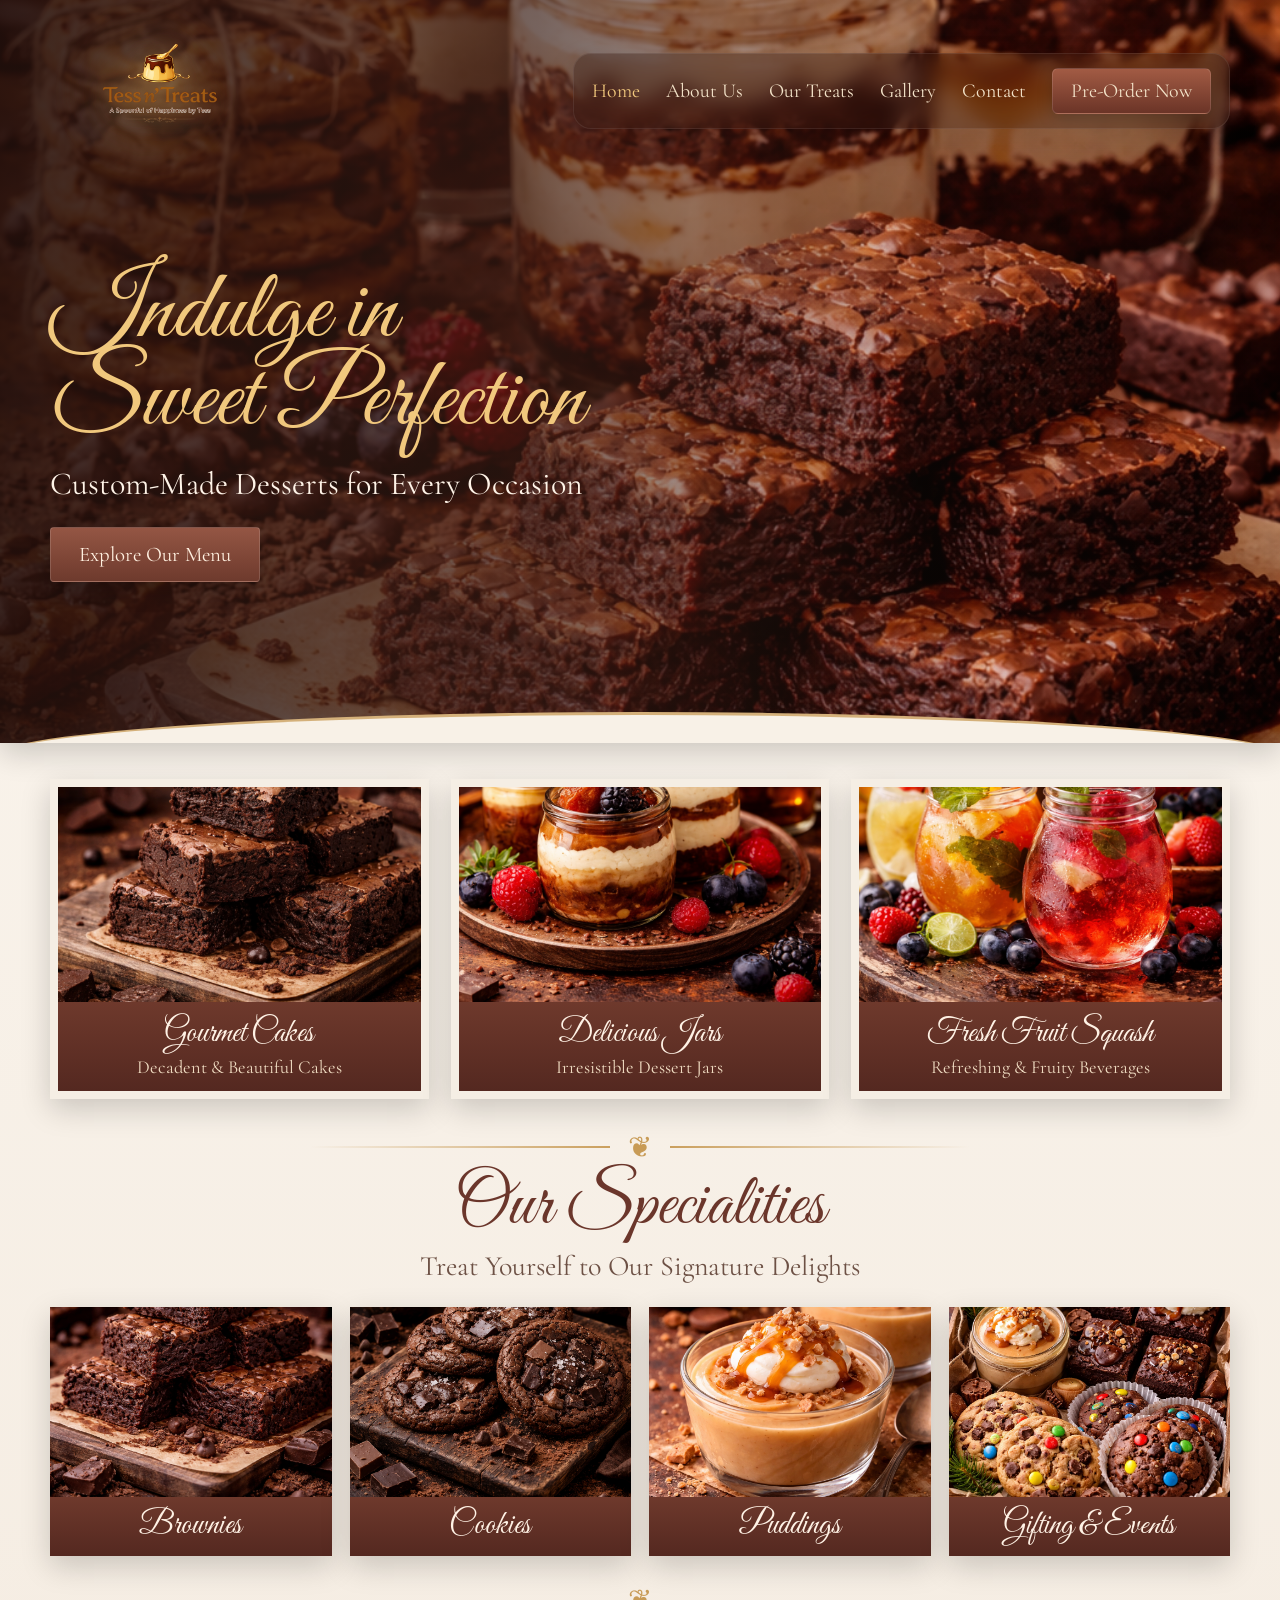
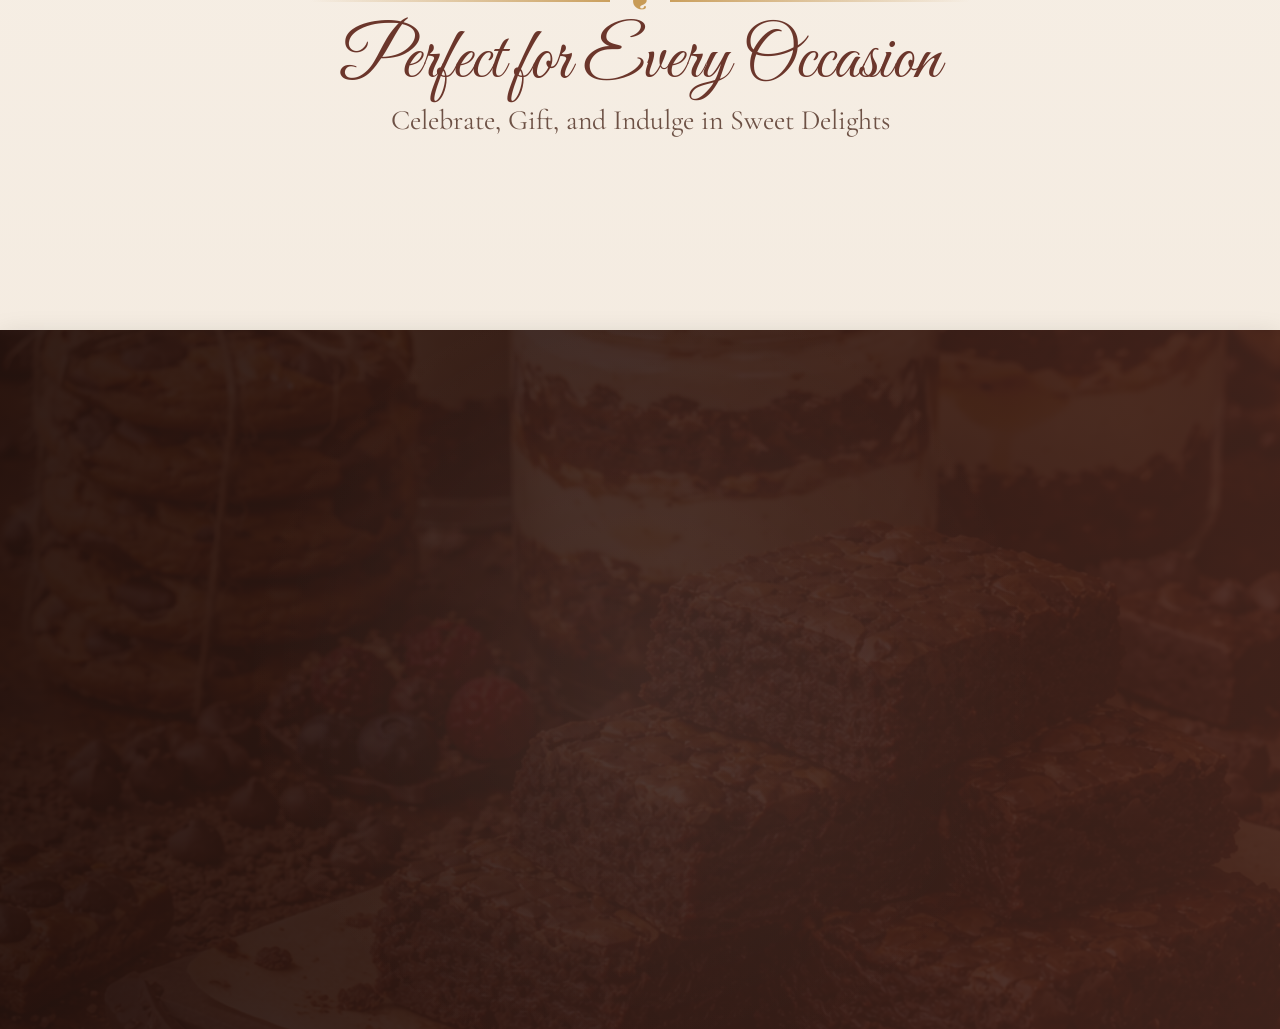
<file: index.html>
<!DOCTYPE html>
<html lang="en">
<head>
  <meta charset="UTF-8" />
  <meta name="viewport" content="width=device-width, initial-scale=1.0" />
  <title>Tess N' Treats | Delicacy Home Kitchen</title>
  <meta
    name="description"
    content="Luxury delicacy home kitchen for custom pre-orders, puddings, brownies, cookies, cakes, dessert jars and fresh fruit squash for celebrations, gifting, events and parties."
  />

  <link rel="preconnect" href="https://fonts.googleapis.com" />
  <link rel="preconnect" href="https://fonts.gstatic.com" crossorigin />
  <link
    href="https://fonts.googleapis.com/css2?family=Cormorant+Garamond:wght@400;500;600;700&family=Great+Vibes&family=Inter:wght@300;400;500;600;700&display=swap"
    rel="stylesheet"
  />

  <link rel="stylesheet" href="styles.css" />
</head>
<body>

  <header class="hero">
    <div class="container">
      <div class="navbar">
        <a href="index.html" class="brand">
          <img src="assets/logo.png" alt="Tess N' Treats Logo" />
        </a>

        <button class="menu-toggle" id="menuToggle" aria-label="Open Menu">☰</button>

        <nav class="nav-links" id="navMenu">
          <a href="index.html" class="active">Home</a>
          <a href="about.html">About Us</a>
          <a href="menu.html">Our Treats</a>
          <a href="gallery.html">Gallery</a>
          <a href="contact.html">Contact</a>
          <a href="contact.html" class="pre-btn">Pre-Order Now</a>
        </nav>
      </div>

      <div class="hero-content">
        <div class="hero-copy reveal">
          <h2>Indulge in<br />Sweet Perfection</h2>
          <p>Custom-Made Desserts for Every Occasion</p>
          <a href="menu.html" class="menu-btn">Explore Our Menu</a>
        </div>
      </div>
    </div>
  </header>

  <main class="container">
    <section class="top-cards">
      <div class="cards-3">
        <article class="food-card reveal">
          <img src="assets/card-brownie.jpg" alt="Gourmet Cakes" />
          <div class="caption">
            <h3>Gourmet Cakes</h3>
            <p>Decadent &amp; Beautiful Cakes</p>
          </div>
        </article>

        <article class="food-card reveal">
          <img src="assets/card-jar.jpg" alt="Delicious Jars" />
          <div class="caption">
            <h3>Delicious Jars</h3>
            <p>Irresistible Dessert Jars</p>
          </div>
        </article>

        <article class="food-card reveal">
          <img src="assets/card-squash.jpg" alt="Fresh Fruit Squash" />
          <div class="caption">
            <h3>Fresh Fruit Squash</h3>
            <p>Refreshing &amp; Fruity Beverages</p>
          </div>
        </article>
      </div>
    </section>

    <section class="section">
      <div class="section-title reveal">
        <div class="ornament"><span>❦</span></div>
        <h2>Our Specialities</h2>
        <p>Treat Yourself to Our Signature Delights</p>
      </div>

      <div class="cards-4">
        <article class="mini-card reveal">
          <img src="assets/special-brownie.jpg" alt="Brownies" />
          <div class="caption"><h4>Brownies</h4></div>
        </article>

        <article class="mini-card reveal">
          <img src="assets/special-cookies.jpg" alt="Cookies" />
          <div class="caption"><h4>Cookies</h4></div>
        </article>

        <article class="mini-card reveal">
          <img src="assets/special-puddings.jpg" alt="Puddings" />
          <div class="caption"><h4>Puddings</h4></div>
        </article>

        <article class="mini-card reveal">
          <img src="assets/special-gifting.jpg" alt="Gifting and Events" />
          <div class="caption"><h4>Gifting &amp; Events</h4></div>
        </article>
      </div>
    </section>

    <section class="occasion">
      <div class="section-title reveal">
        <div class="ornament"><span>❦</span></div>
        <h2>Perfect for Every Occasion</h2>
        <p>Celebrate, Gift, and Indulge in Sweet Delights</p>
      </div>

      <div class="occasion-items">
        <div class="occasion-item reveal">
          <div class="icon">🎉</div>
          <h5>Celebrations &amp; Parties</h5>
        </div>

        <div class="occasion-item reveal">
          <div class="icon">🎁</div>
          <h5>Custom Orders</h5>
        </div>

        <div class="occasion-item reveal">
          <div class="icon">🎁</div>
          <h5>Luxury Gifting</h5>
        </div>
      </div>
    </section>
  </main>

  <section class="testimonial">
    <div class="container">
      <div class="testimonial-card-glass reveal">
        <div class="testimonial-person">
          <img src="assets/lady.png" alt="Client" class="lady-card" />
        </div>

        <div class="testimonial-content-wrap">
          <h3 class="testimonial-title">Client Testimonials</h3>

          <div class="testimonial-carousel">
            <div class="testimonial-slide active">
              <p class="testimonial-text">
                <span class="quote">“</span>
                Absolutely delicious! The best brownies and cakes I’ve ever had!
                <span class="quote">”</span>
              </p>
              <div class="testimonial-name">Happy Customer</div>
            </div>

            <div class="testimonial-slide">
              <p class="testimonial-text">
                <span class="quote">“</span>
                Beautifully packed, premium in presentation, and full of homemade warmth.
                <span class="quote">”</span>
              </p>
              <div class="testimonial-name">Dessert Lover</div>
            </div>

            <div class="testimonial-slide">
              <p class="testimonial-text">
                <span class="quote">“</span>
                Perfect for gifting and celebrations. The pudding jars and brownies were a huge hit.
                <span class="quote">”</span>
              </p>
              <div class="testimonial-name">Event Order Client</div>
            </div>
          </div>

          <div class="dots testimonial-dots">
            <span class="dot active" data-slide="0"></span>
            <span class="dot" data-slide="1"></span>
            <span class="dot" data-slide="2"></span>
          </div>
        </div>
      </div>

      <div class="footer-nav reveal">
        <a href="about.html">About Us</a>
        <a href="menu.html">Our Treats</a>
        <a href="gallery.html">Gallery</a>
        <a href="contact.html">Contact</a>
      </div>

      <div class="socials reveal">
        <span>f</span>
        <span>ig</span>
        <span>x</span>
      </div>

      <div class="contact-strip reveal">
        <div class="strip-inner">
          <div class="contact-item">
            <strong>WhatsApp</strong>
            <a href="https://wa.me/971000000000">+91 9961316474</a>
          </div>
          <div class="contact-item">
            <strong>Phone</strong>
            <a href="tel:+971000000000">+971 9961316474 </a>
          </div>
          <div class="contact-item">
            <strong>Email</strong>
            <a href="mailto:hello@tessntreats.com">hello@tessntreats.com</a>
          </div>
          <div class="contact-item">
            <strong>Address</strong>
            <span>Arunapuram|Pala|Kottayam|Kerala|India</span>
          </div>
        </div>
      </div>

      <div class="copyright reveal">
        © 2024 Tess N' Treats. All Rights Reserved.
      </div>
    </div>
  </section>

  <script src="script.js"></script>
</body>
</html>
</file>
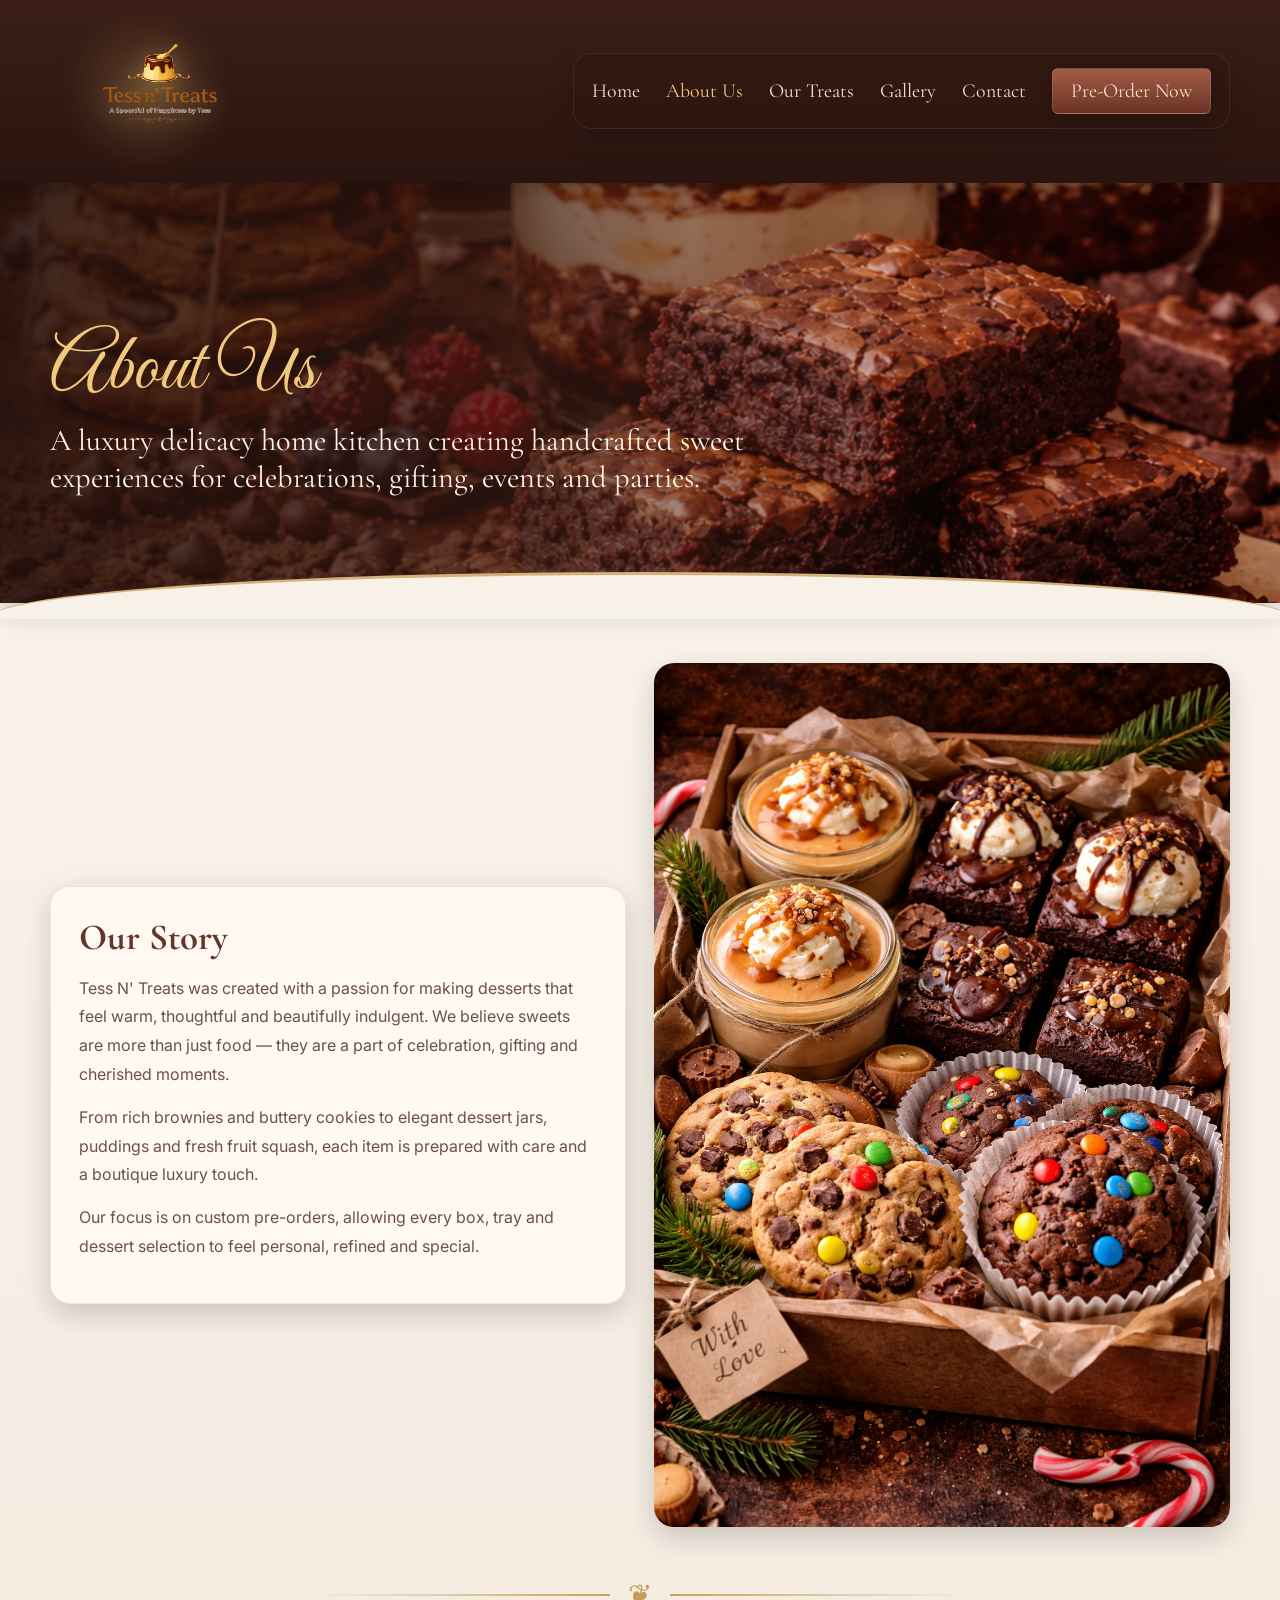
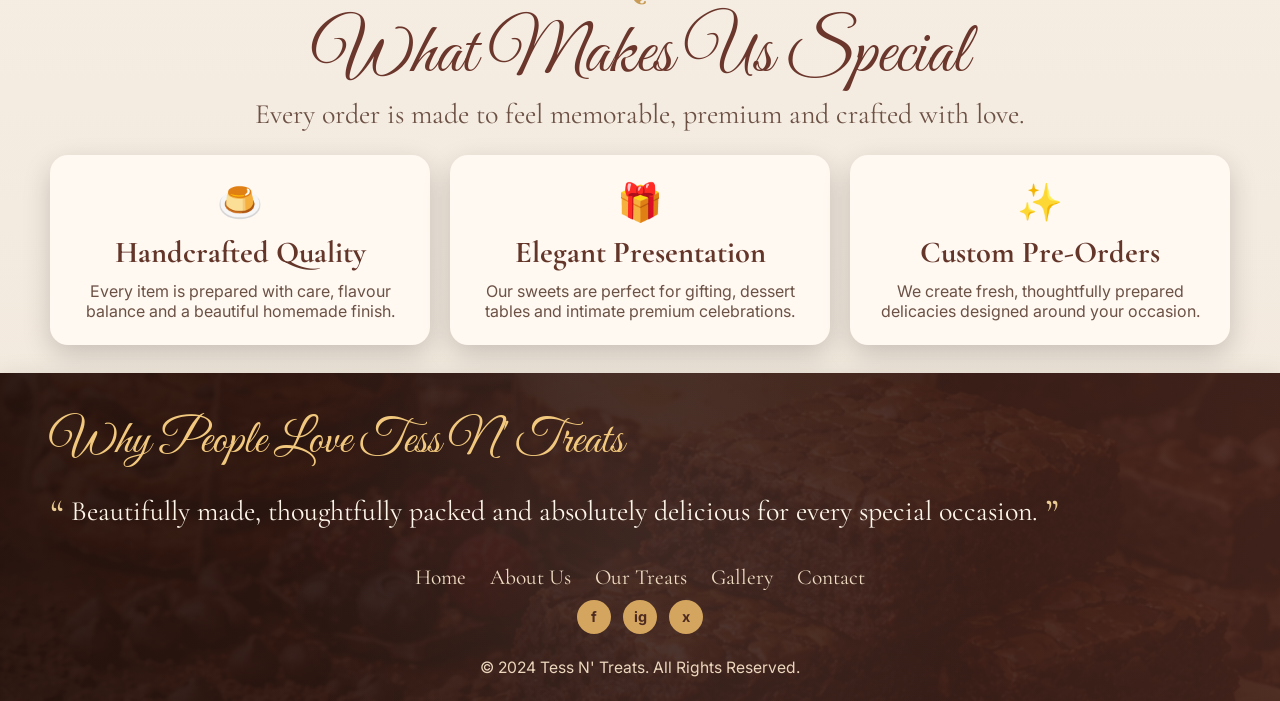
<file: about.html>
<!DOCTYPE html>
<html lang="en">
<head>
  <meta charset="UTF-8" />
  <meta name="viewport" content="width=device-width, initial-scale=1.0" />
  <title>About Us | Tess N' Treats</title>
  <meta name="description" content="Learn more about Tess N' Treats, a delicacy home kitchen creating luxury handmade desserts for celebrations, gifting, parties and events." />

  <link rel="preconnect" href="https://fonts.googleapis.com">
  <link rel="preconnect" href="https://fonts.gstatic.com" crossorigin>
  <link href="https://fonts.googleapis.com/css2?family=Cormorant+Garamond:wght@400;500;600;700&family=Great+Vibes&family=Inter:wght@300;400;500;600;700&display=swap" rel="stylesheet">
  <link rel="stylesheet" href="styles.css" />

  <style>
    .inner-hero{
      min-height: 420px;
      background:
        linear-gradient(90deg, rgba(34,16,12,.88) 0%, rgba(55,28,20,.68) 42%, rgba(55,28,20,.16) 72%, rgba(55,28,20,.05) 100%),
        url('assets/hero-bg.jpg') center/cover no-repeat;
      color:#fff4e7;
      display:flex;
      align-items:center;
      position:relative;
      box-shadow:var(--shadow);
    }
    .inner-hero::after{
      content:"";
      position:absolute;
      left:0;
      right:0;
      bottom:-16px;
      height:44px;
      background:var(--cream);
      border-top:3px solid rgba(200,155,86,.75);
      border-radius:50% 50% 0 0 / 100% 100% 0 0;
      transform:scaleX(1.02);
    }
    .inner-hero-content{
      position:relative;
      z-index:2;
      padding:120px 0 80px;
      max-width:700px;
    }
    .inner-hero h1{
      font-family:'Great Vibes',cursive;
      font-size:5rem;
      color:#f1c87d;
      font-weight:400;
      line-height:1;
      margin-bottom:12px;
    }
    .inner-hero p{
      font-family:'Cormorant Garamond',serif;
      font-size:1.9rem;
      color:#fff4e7;
    }
    .about-grid{
      display:grid;
      grid-template-columns:1fr 1fr;
      gap:28px;
      align-items:center;
      padding:60px 0 20px;
    }
    .about-box{
      background:#fff9f2;
      border:1px solid rgba(95,48,36,.10);
      box-shadow:var(--shadow);
      border-radius:20px;
      padding:28px;
    }
    .about-box h2{
      font-family:'Cormorant Garamond',serif;
      font-size:2.3rem;
      color:#64362a;
      margin-bottom:14px;
    }
    .about-box p{
      color:#6c5145;
      margin-bottom:14px;
      line-height:1.8;
    }
    .about-image{
      overflow:hidden;
      border-radius:20px;
      box-shadow:var(--shadow);
      background:#fff;
    }
    .about-image img{
      width:100%;
      height:100%;
      min-height:420px;
      object-fit:cover;
    }
    .values-grid{
      display:grid;
      grid-template-columns:repeat(3,1fr);
      gap:20px;
      margin-top:20px;
    }
    .value-card{
      background:#fff9f2;
      border-radius:18px;
      padding:24px;
      box-shadow:var(--shadow);
      text-align:center;
    }
    .value-card .icon{
      font-size:2.3rem;
      color:var(--gold);
      margin-bottom:10px;
    }
    .value-card h3{
      font-family:'Cormorant Garamond',serif;
      font-size:1.9rem;
      color:#64362a;
      margin-bottom:10px;
    }
    .value-card p{
      color:#6c5145;
    }
    @media (max-width:900px){
      .about-grid,.values-grid{grid-template-columns:1fr;}
      .inner-hero h1{font-size:4rem;}
      .inner-hero p{font-size:1.5rem;}
    }
  </style>
</head>
<body>

  <header class="site-header">
    <div class="container navbar">
      <a href="index.html" class="brand">
        <img src="assets/logo.png" alt="Tess N' Treats Logo">
        <div class="brand-text">
          <h1>Tess N' Treats</h1>
          <p>— Delicacy Home Kitchen —</p>
        </div>
      </a>

      <button class="menu-toggle" id="menuToggle" aria-label="Open Menu">☰</button>

      <nav class="nav-links" id="navMenu">
        <a href="index.html">Home</a>
        <a href="about.html" class="active">About Us</a>
        <a href="menu.html">Our Treats</a>
        <a href="gallery.html">Gallery</a>
        <a href="contact.html">Contact</a>
        <a href="contact.html" class="pre-btn">Pre-Order Now</a>
      </nav>
    </div>
  </header>

  <section class="inner-hero">
    <div class="container">
      <div class="inner-hero-content reveal">
        <h1>About Us</h1>
        <p>A luxury delicacy home kitchen creating handcrafted sweet experiences for celebrations, gifting, events and parties.</p>
      </div>
    </div>
  </section>

  <main class="container">
    <section class="about-grid">
      <div class="about-box reveal">
        <h2>Our Story</h2>
        <p>
          Tess N' Treats was created with a passion for making desserts that feel warm, thoughtful and beautifully indulgent.
          We believe sweets are more than just food — they are a part of celebration, gifting and cherished moments.
        </p>
        <p>
          From rich brownies and buttery cookies to elegant dessert jars, puddings and fresh fruit squash, each item is
          prepared with care and a boutique luxury touch.
        </p>
        <p>
          Our focus is on custom pre-orders, allowing every box, tray and dessert selection to feel personal, refined and special.
        </p>
      </div>

      <div class="about-image reveal">
        <img src="assets/special-gifting.jpg" alt="Tess N' Treats sweet gifting box">
      </div>
    </section>

    <section class="section">
      <div class="section-title reveal">
        <div class="ornament"><span>❦</span></div>
        <h2>What Makes Us Special</h2>
        <p>Every order is made to feel memorable, premium and crafted with love.</p>
      </div>

      <div class="values-grid">
        <div class="value-card reveal">
          <div class="icon">🍮</div>
          <h3>Handcrafted Quality</h3>
          <p>Every item is prepared with care, flavour balance and a beautiful homemade finish.</p>
        </div>

        <div class="value-card reveal">
          <div class="icon">🎁</div>
          <h3>Elegant Presentation</h3>
          <p>Our sweets are perfect for gifting, dessert tables and intimate premium celebrations.</p>
        </div>

        <div class="value-card reveal">
          <div class="icon">✨</div>
          <h3>Custom Pre-Orders</h3>
          <p>We create fresh, thoughtfully prepared delicacies designed around your occasion.</p>
        </div>
      </div>
    </section>
  </main>

  <section class="testimonial">
    <div class="container">
      <img src="assets/lady.png" alt="Client" class="lady">

      <h3 class="testimonial-title reveal">Why People Love Tess N' Treats</h3>

      <div class="testimonial-text reveal">
        <span class="quote">“</span>
        Beautifully made, thoughtfully packed and absolutely delicious for every special occasion.
        <span class="quote">”</span>
      </div>

      <div class="footer-nav reveal">
        <a href="index.html">Home</a>
        <a href="about.html">About Us</a>
        <a href="menu.html">Our Treats</a>
        <a href="gallery.html">Gallery</a>
        <a href="contact.html">Contact</a>
      </div>

      <div class="socials reveal">
        <span>f</span>
        <span>ig</span>
        <span>x</span>
      </div>

      <div class="copyright reveal">
        © 2024 Tess N' Treats. All Rights Reserved.
      </div>
    </div>
  </section>

  <script src="script.js"></script>
</body>
</html>
</file>
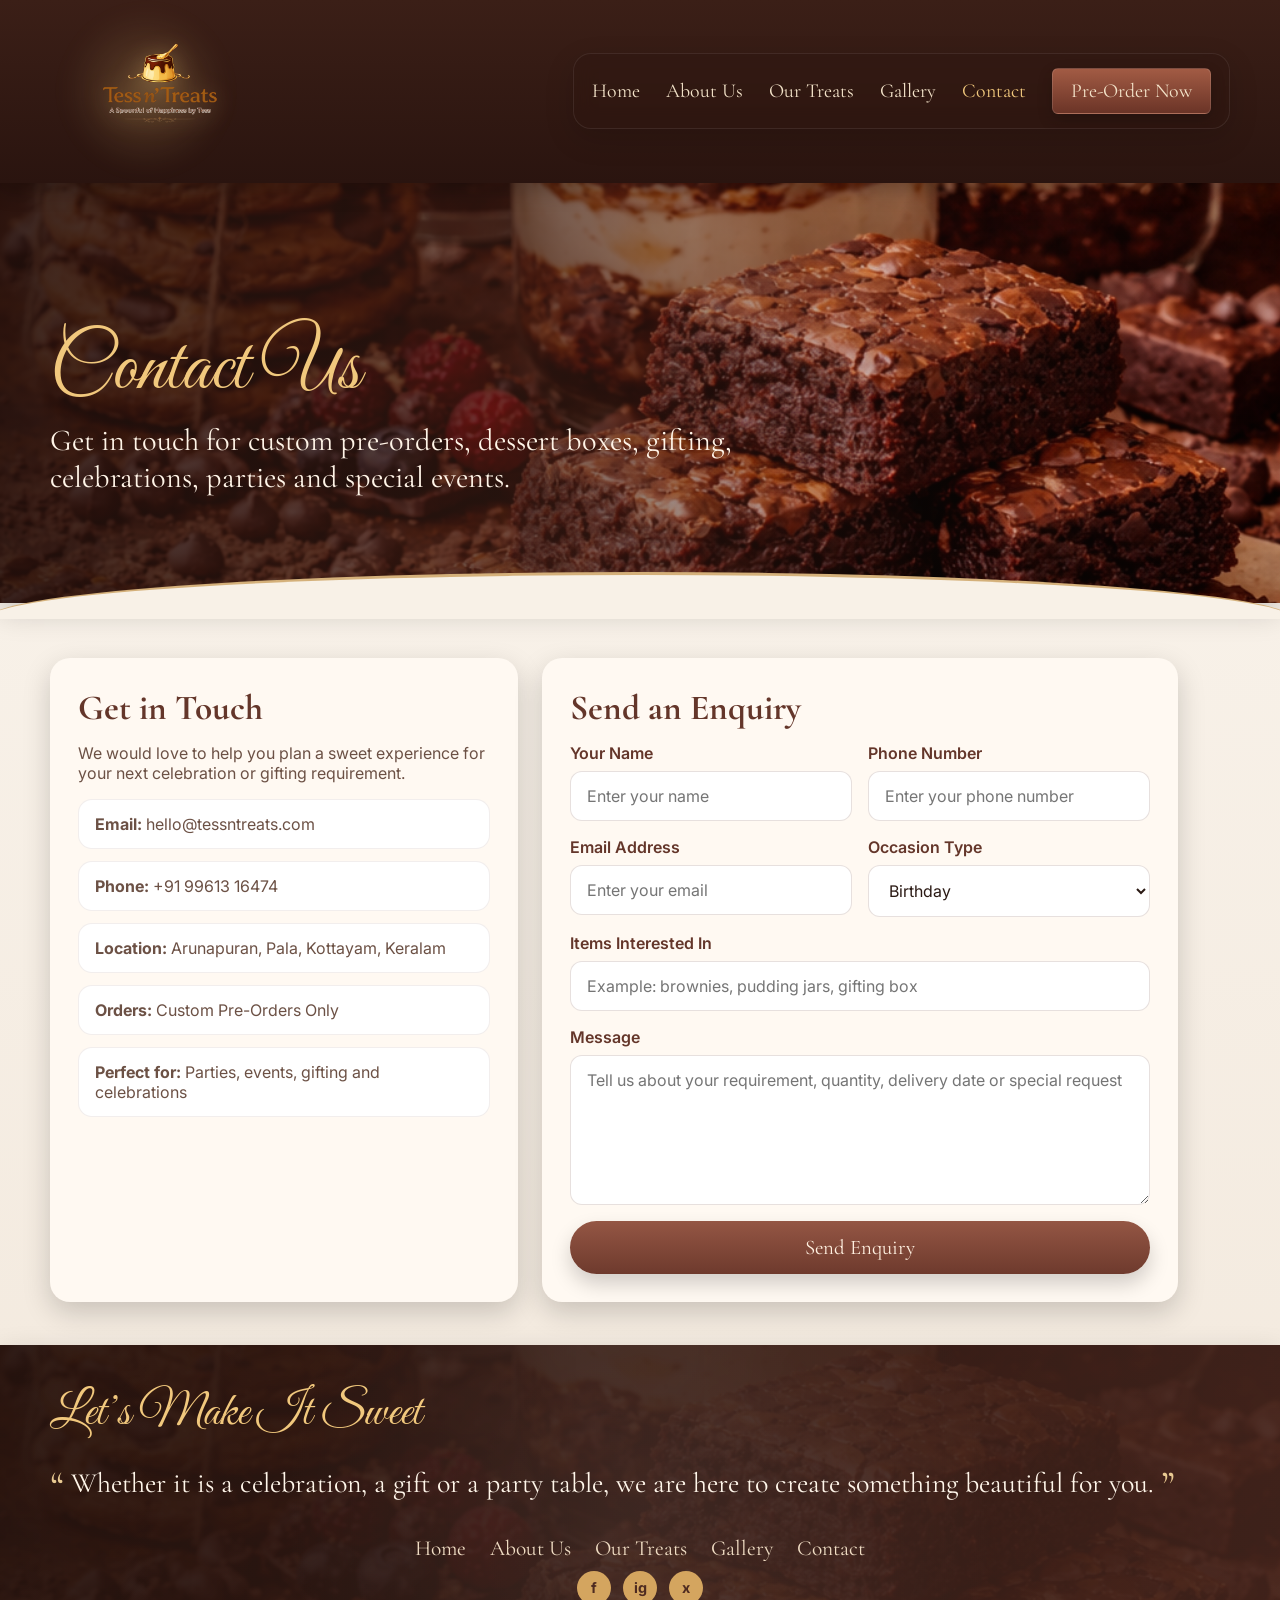
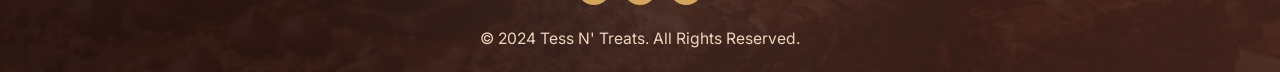
<file: contact.html>
<!DOCTYPE html>
<html lang="en">
<head>
  <meta charset="UTF-8" />
  <meta name="viewport" content="width=device-width, initial-scale=1.0" />
  <title>Contact | Tess N' Treats</title>
  <meta name="description" content="Contact Tess N' Treats for custom dessert pre-orders, gifting boxes, parties, events and celebrations." />

  <link rel="preconnect" href="https://fonts.googleapis.com">
  <link rel="preconnect" href="https://fonts.gstatic.com" crossorigin>
  <link href="https://fonts.googleapis.com/css2?family=Cormorant+Garamond:wght@400;500;600;700&family=Great+Vibes&family=Inter:wght@300;400;500;600;700&display=swap" rel="stylesheet">
  <link rel="stylesheet" href="styles.css" />

  <style>
    .inner-hero{
      min-height: 420px;
      background:
        linear-gradient(90deg, rgba(34,16,12,.88) 0%, rgba(55,28,20,.68) 42%, rgba(55,28,20,.16) 72%, rgba(55,28,20,.05) 100%),
        url('assets/hero-bg.jpg') center/cover no-repeat;
      color:#fff4e7;
      display:flex;
      align-items:center;
      position:relative;
      box-shadow:var(--shadow);
    }
    .inner-hero::after{
      content:"";
      position:absolute;
      left:0;
      right:0;
      bottom:-16px;
      height:44px;
      background:var(--cream);
      border-top:3px solid rgba(200,155,86,.75);
      border-radius:50% 50% 0 0 / 100% 100% 0 0;
      transform:scaleX(1.02);
    }
    .inner-hero-content{
      position:relative;
      z-index:2;
      padding:120px 0 80px;
      max-width:700px;
    }
    .inner-hero h1{
      font-family:'Great Vibes',cursive;
      font-size:5rem;
      color:#f1c87d;
      font-weight:400;
      line-height:1;
      margin-bottom:12px;
    }
    .inner-hero p{
      font-family:'Cormorant Garamond',serif;
      font-size:1.9rem;
      color:#fff4e7;
    }
    .contact-wrap{
      display:grid;
      grid-template-columns:.9fr 1.1fr;
      gap:24px;
      padding:55px 0 25px;
    }
    .contact-box{
      background:#fff9f2;
      border-radius:20px;
      box-shadow:var(--shadow);
      padding:28px;
    }
    .contact-box h2{
      font-family:'Cormorant Garamond',serif;
      font-size:2.2rem;
      color:#64362a;
      margin-bottom:14px;
    }
    .contact-box p{
      color:#6c5145;
      margin-bottom:12px;
    }
    .contact-list{
      display:grid;
      gap:12px;
      margin-top:16px;
    }
    .contact-list div{
      background:#fff;
      border:1px solid rgba(95,48,36,.08);
      border-radius:14px;
      padding:14px 16px;
      color:#6c5145;
    }
    .contact-form{
      background:#fff9f2;
      border-radius:20px;
      box-shadow:var(--shadow);
      padding:28px;
    }
    .contact-form h2{
      font-family:'Cormorant Garamond',serif;
      font-size:2.2rem;
      color:#64362a;
      margin-bottom:14px;
    }
    .form-grid{
      display:grid;
      grid-template-columns:1fr 1fr;
      gap:16px;
    }
    .form-group{
      display:flex;
      flex-direction:column;
      gap:8px;
    }
    .form-group.full{
      grid-column:1 / -1;
    }
    .form-group label{
      font-weight:600;
      color:#64362a;
    }
    .form-group input,
    .form-group select,
    .form-group textarea{
      padding:14px 16px;
      border-radius:12px;
      border:1px solid rgba(95,48,36,.15);
      font:inherit;
      background:#fff;
      color:#2b1a14;
    }
    .form-group textarea{
      min-height:150px;
      resize:vertical;
    }
    .submit-btn{
      display:inline-block;
      background:linear-gradient(180deg,#945644 0%,#6e3a2d 100%);
      color:#fff0e0;
      padding:14px 28px;
      border:0;
      border-radius:999px;
      font-family:'Cormorant Garamond',serif;
      font-size:1.3rem;
      cursor:pointer;
      box-shadow:0 10px 20px rgba(0,0,0,.18);
    }
    @media (max-width:950px){
      .contact-wrap{grid-template-columns:1fr;}
      .form-grid{grid-template-columns:1fr;}
      .inner-hero h1{font-size:4rem;}
      .inner-hero p{font-size:1.5rem;}
    }
  </style>
</head>
<body>

  <header class="site-header">
    <div class="container navbar">
      <a href="index.html" class="brand">
        <img src="assets/logo.png" alt="Tess N' Treats Logo">
        <div class="brand-text">
          <h1>Tess N' Treats</h1>
          <p>— Delicacy Home Kitchen —</p>
        </div>
      </a>

      <button class="menu-toggle" id="menuToggle" aria-label="Open Menu">☰</button>

      <nav class="nav-links" id="navMenu">
        <a href="index.html">Home</a>
        <a href="about.html">About Us</a>
        <a href="menu.html">Our Treats</a>
        <a href="gallery.html">Gallery</a>
        <a href="contact.html" class="active">Contact</a>
        <a href="contact.html" class="pre-btn">Pre-Order Now</a>
      </nav>
    </div>
  </header>

  <section class="inner-hero">
    <div class="container">
      <div class="inner-hero-content reveal">
        <h1>Contact Us</h1>
        <p>Get in touch for custom pre-orders, dessert boxes, gifting, celebrations, parties and special events.</p>
      </div>
    </div>
  </section>

  <main class="container">
    <section class="contact-wrap">
      <div class="contact-box reveal">
        <h2>Get in Touch</h2>
        <p>We would love to help you plan a sweet experience for your next celebration or gifting requirement.</p>

        <div class="contact-list">
          <div><strong>Email:</strong> hello@tessntreats.com</div>
          <div><strong>Phone:</strong> +91 99613 16474</div>
          <div><strong>Location:</strong> Arunapuran, Pala, Kottayam, Keralam </div>
          <div><strong>Orders:</strong> Custom Pre-Orders Only</div>
          <div><strong>Perfect for:</strong> Parties, events, gifting and celebrations</div>
        </div>
      </div>

      <form class="contact-form reveal">
        <h2>Send an Enquiry</h2>

        <div class="form-grid">
          <div class="form-group">
            <label for="name">Your Name</label>
            <input type="text" id="name" placeholder="Enter your name">
          </div>

          <div class="form-group">
            <label for="phone">Phone Number</label>
            <input type="text" id="phone" placeholder="Enter your phone number">
          </div>

          <div class="form-group">
            <label for="email">Email Address</label>
            <input type="email" id="email" placeholder="Enter your email">
          </div>

          <div class="form-group">
            <label for="occasion">Occasion Type</label>
            <select id="occasion">
              <option>Birthday</option>
              <option>Anniversary</option>
              <option>Party</option>
              <option>Event</option>
              <option>Gifting</option>
              <option>Other</option>
            </select>
          </div>

          <div class="form-group full">
            <label for="items">Items Interested In</label>
            <input type="text" id="items" placeholder="Example: brownies, pudding jars, gifting box">
          </div>

          <div class="form-group full">
            <label for="message">Message</label>
            <textarea id="message" placeholder="Tell us about your requirement, quantity, delivery date or special request"></textarea>
          </div>

          <div class="form-group full">
            <button type="submit" class="submit-btn">Send Enquiry</button>
          </div>
        </div>
      </form>
    </section>
  </main>

  <section class="testimonial">
    <div class="container">
      <img src="assets/lady.png" alt="Client" class="lady">

      <h3 class="testimonial-title reveal">Let’s Make It Sweet</h3>

      <div class="testimonial-text reveal">
        <span class="quote">“</span>
        Whether it is a celebration, a gift or a party table, we are here to create something beautiful for you.
        <span class="quote">”</span>
      </div>

      <div class="footer-nav reveal">
        <a href="index.html">Home</a>
        <a href="about.html">About Us</a>
        <a href="menu.html">Our Treats</a>
        <a href="gallery.html">Gallery</a>
        <a href="contact.html">Contact</a>
      </div>

      <div class="socials reveal">
        <span>f</span>
        <span>ig</span>
        <span>x</span>
      </div>

      <div class="copyright reveal">
        © 2024 Tess N' Treats. All Rights Reserved.
      </div>
    </div>
  </section>

  <script src="script.js"></script>
</body>
</html>
</file>
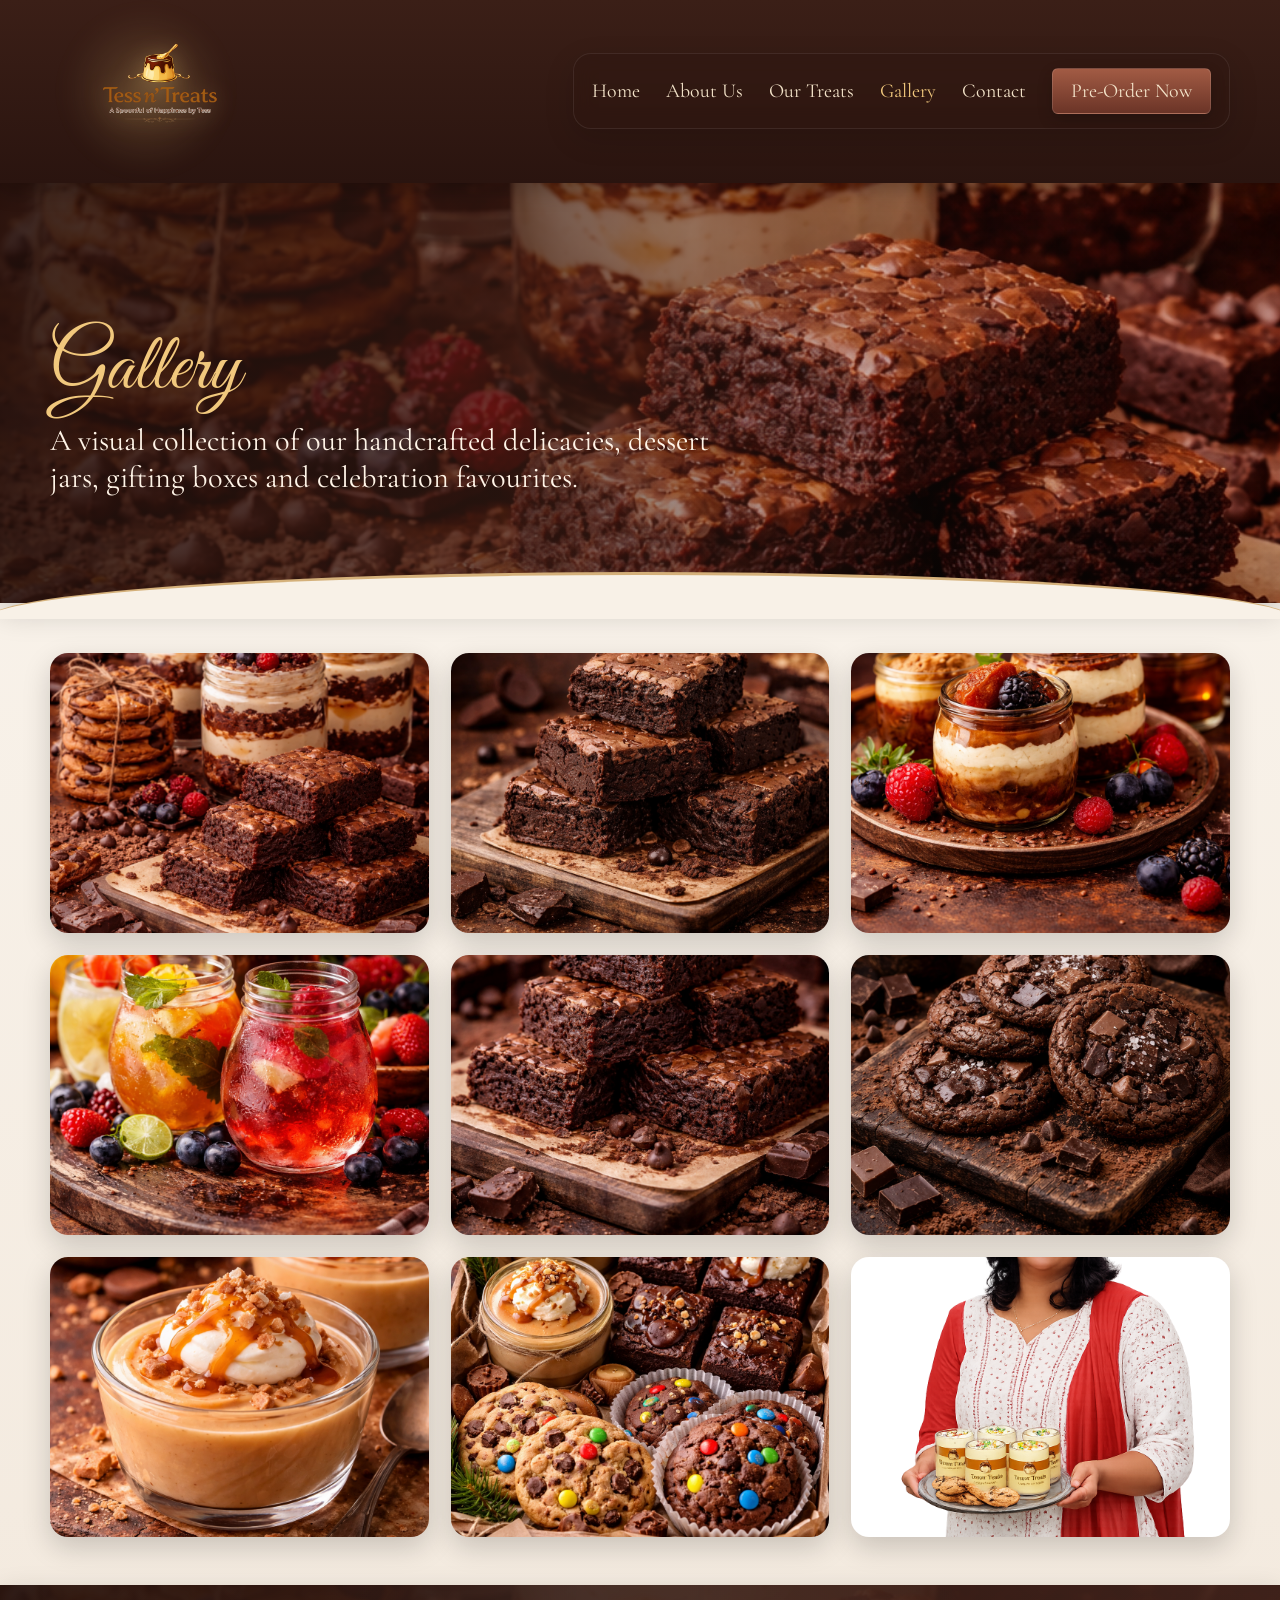
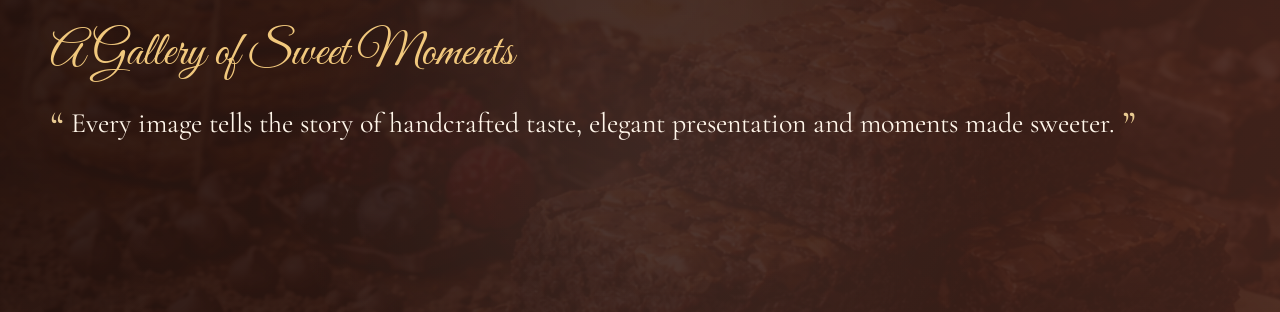
<file: gallery.html>
<!DOCTYPE html>
<html lang="en">
<head>
  <meta charset="UTF-8" />
  <meta name="viewport" content="width=device-width, initial-scale=1.0" />
  <title>Gallery | Tess N' Treats</title>
  <meta name="description" content="Browse the gallery of Tess N' Treats featuring brownies, cookies, puddings, dessert jars, gifting boxes and more." />

  <link rel="preconnect" href="https://fonts.googleapis.com">
  <link rel="preconnect" href="https://fonts.gstatic.com" crossorigin>
  <link href="https://fonts.googleapis.com/css2?family=Cormorant+Garamond:wght@400;500;600;700&family=Great+Vibes&family=Inter:wght@300;400;500;600;700&display=swap" rel="stylesheet">
  <link rel="stylesheet" href="styles.css" />

  <style>
    .inner-hero{
      min-height: 420px;
      background:
        linear-gradient(90deg, rgba(34,16,12,.88) 0%, rgba(55,28,20,.68) 42%, rgba(55,28,20,.16) 72%, rgba(55,28,20,.05) 100%),
        url('assets/hero-bg.jpg') center/cover no-repeat;
      color:#fff4e7;
      display:flex;
      align-items:center;
      position:relative;
      box-shadow:var(--shadow);
    }
    .inner-hero::after{
      content:"";
      position:absolute;
      left:0;
      right:0;
      bottom:-16px;
      height:44px;
      background:var(--cream);
      border-top:3px solid rgba(200,155,86,.75);
      border-radius:50% 50% 0 0 / 100% 100% 0 0;
      transform:scaleX(1.02);
    }
    .inner-hero-content{
      position:relative;
      z-index:2;
      padding:120px 0 80px;
      max-width:700px;
    }
    .inner-hero h1{
      font-family:'Great Vibes',cursive;
      font-size:5rem;
      color:#f1c87d;
      font-weight:400;
      line-height:1;
      margin-bottom:12px;
    }
    .inner-hero p{
      font-family:'Cormorant Garamond',serif;
      font-size:1.9rem;
      color:#fff4e7;
    }
    .gallery-grid-page{
      display:grid;
      grid-template-columns:repeat(3,1fr);
      gap:22px;
      padding:50px 0 30px;
    }
    .gallery-card{
      overflow:hidden;
      border-radius:18px;
      box-shadow:var(--shadow);
      background:#fff;
    }
    .gallery-card img{
      width:100%;
      height:280px;
      object-fit:cover;
      transition:.35s ease;
    }
    .gallery-card:hover img{
      transform:scale(1.04);
    }
    @media (max-width:950px){
      .gallery-grid-page{grid-template-columns:1fr 1fr;}
      .inner-hero h1{font-size:4rem;}
      .inner-hero p{font-size:1.5rem;}
    }
    @media (max-width:650px){
      .gallery-grid-page{grid-template-columns:1fr;}
    }
  </style>
</head>
<body>

  <header class="site-header">
    <div class="container navbar">
      <a href="index.html" class="brand">
        <img src="assets/logo.png" alt="Tess N' Treats Logo">
        <div class="brand-text">
          <h1>Tess N' Treats</h1>
          <p>— Delicacy Home Kitchen —</p>
        </div>
      </a>

      <button class="menu-toggle" id="menuToggle" aria-label="Open Menu">☰</button>

      <nav class="nav-links" id="navMenu">
        <a href="index.html">Home</a>
        <a href="about.html">About Us</a>
        <a href="menu.html">Our Treats</a>
        <a href="gallery.html" class="active">Gallery</a>
        <a href="contact.html">Contact</a>
        <a href="contact.html" class="pre-btn">Pre-Order Now</a>
      </nav>
    </div>
  </header>

  <section class="inner-hero">
    <div class="container">
      <div class="inner-hero-content reveal">
        <h1>Gallery</h1>
        <p>A visual collection of our handcrafted delicacies, dessert jars, gifting boxes and celebration favourites.</p>
      </div>
    </div>
  </section>

  <main class="container">
    <section class="gallery-grid-page">
      <div class="gallery-card reveal"><img src="assets/hero-bg.jpg" alt="Hero dessert display"></div>
      <div class="gallery-card reveal"><img src="assets/card-brownie.jpg" alt="Brownie card image"></div>
      <div class="gallery-card reveal"><img src="assets/card-jar.jpg" alt="Dessert jar image"></div>
      <div class="gallery-card reveal"><img src="assets/card-squash.jpg" alt="Fresh fruit squash image"></div>
      <div class="gallery-card reveal"><img src="assets/special-brownie.jpg" alt="Brownie special"></div>
      <div class="gallery-card reveal"><img src="assets/special-cookies.jpg" alt="Cookies special"></div>
      <div class="gallery-card reveal"><img src="assets/special-puddings.jpg" alt="Puddings special"></div>
      <div class="gallery-card reveal"><img src="assets/special-gifting.jpg" alt="Gifting box special"></div>
      <div class="gallery-card reveal"><img src="assets/lady.png" alt="Client portrait"></div>
    </section>
  </main>

  <section class="testimonial">
    <div class="container">
      <img src="assets/lady.png" alt="Client" class="lady">

      <h3 class="testimonial-title reveal">A Gallery of Sweet Moments</h3>

      <div class="testimonial-text reveal">
        <span class="quote">“</span>
        Every image tells the story of handcrafted taste, elegant presentation and moments made sweeter.
        <span class="quote">”</span>
      </div>

      <div class="footer-nav reveal">
        <a href="index.html">Home</a>
        <a href="about.html">About Us</a>
        <a href="menu.html">Our Treats</a>
        <a href="gallery.html">Gallery</a>
        <a href="contact.html">Contact</a>
      </div>

      <div class="socials reveal">
        <span>f</span>
        <span>ig</span>
        <span>x</span>
      </div>

      <div class="copyright reveal">
        © 2024 Tess N' Treats. All Rights Reserved.
      </div>
    </div>
  </section>

  <script src="script.js"></script>
</body>
</html>
</file>
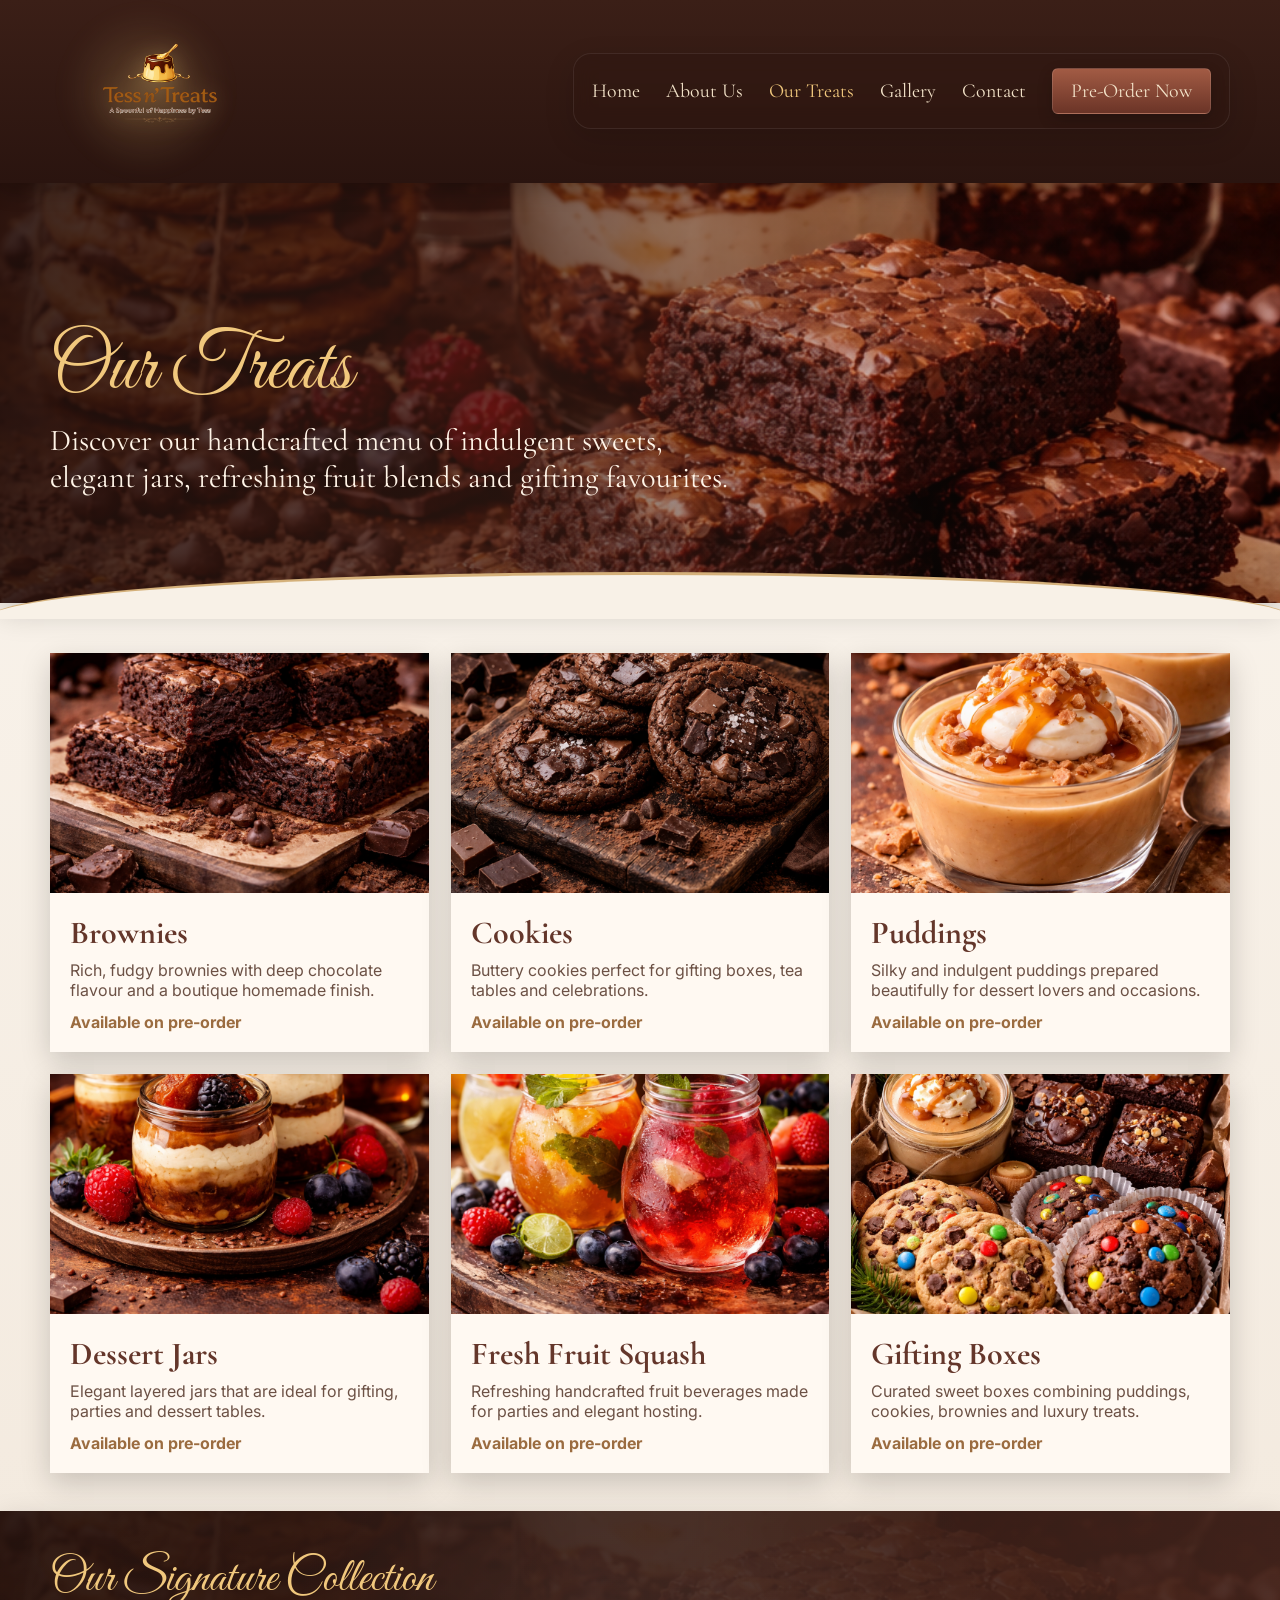
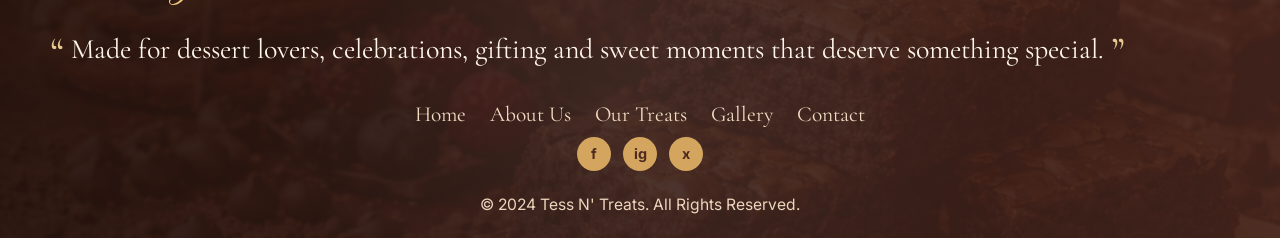
<file: menu.html>
<!DOCTYPE html>
<html lang="en">
<head>
  <meta charset="UTF-8" />
  <meta name="viewport" content="width=device-width, initial-scale=1.0" />
  <title>Our Treats | Tess N' Treats</title>
  <meta name="description" content="Explore the signature treats of Tess N' Treats including brownies, cookies, puddings, dessert jars, cakes and gifting boxes." />

  <link rel="preconnect" href="https://fonts.googleapis.com">
  <link rel="preconnect" href="https://fonts.gstatic.com" crossorigin>
  <link href="https://fonts.googleapis.com/css2?family=Cormorant+Garamond:wght@400;500;600;700&family=Great+Vibes&family=Inter:wght@300;400;500;600;700&display=swap" rel="stylesheet">
  <link rel="stylesheet" href="styles.css" />

  <style>
    .inner-hero{
      min-height: 420px;
      background:
        linear-gradient(90deg, rgba(34,16,12,.88) 0%, rgba(55,28,20,.68) 42%, rgba(55,28,20,.16) 72%, rgba(55,28,20,.05) 100%),
        url('assets/hero-bg.jpg') center/cover no-repeat;
      color:#fff4e7;
      display:flex;
      align-items:center;
      position:relative;
      box-shadow:var(--shadow);
    }
    .inner-hero::after{
      content:"";
      position:absolute;
      left:0;
      right:0;
      bottom:-16px;
      height:44px;
      background:var(--cream);
      border-top:3px solid rgba(200,155,86,.75);
      border-radius:50% 50% 0 0 / 100% 100% 0 0;
      transform:scaleX(1.02);
    }
    .inner-hero-content{
      position:relative;
      z-index:2;
      padding:120px 0 80px;
      max-width:700px;
    }
    .inner-hero h1{
      font-family:'Great Vibes',cursive;
      font-size:5rem;
      color:#f1c87d;
      font-weight:400;
      line-height:1;
      margin-bottom:12px;
    }
    .inner-hero p{
      font-family:'Cormorant Garamond',serif;
      font-size:1.9rem;
      color:#fff4e7;
    }
    .menu-grid{
      display:grid;
      grid-template-columns:repeat(3,1fr);
      gap:22px;
      padding:50px 0 20px;
    }
    .menu-card{
      background:#fff9f2;
      box-shadow:var(--shadow);
      overflow:hidden;
      transition:.3s ease;
    }
    .menu-card:hover{transform:translateY(-5px)}
    .menu-card img{
      width:100%;
      height:240px;
      object-fit:cover;
    }
    .menu-card .body{
      padding:20px;
    }
    .menu-card h3{
      font-family:'Cormorant Garamond',serif;
      font-size:2rem;
      color:#64362a;
      margin-bottom:8px;
    }
    .menu-card p{
      color:#6c5145;
      margin-bottom:12px;
    }
    .price{
      color:#9b6c40;
      font-weight:700;
    }
    @media (max-width:950px){
      .menu-grid{grid-template-columns:1fr 1fr;}
      .inner-hero h1{font-size:4rem;}
      .inner-hero p{font-size:1.5rem;}
    }
    @media (max-width:650px){
      .menu-grid{grid-template-columns:1fr;}
    }
  </style>
</head>
<body>

  <header class="site-header">
    <div class="container navbar">
      <a href="index.html" class="brand">
        <img src="assets/logo.png" alt="Tess N' Treats Logo">
        <div class="brand-text">
          <h1>Tess N' Treats</h1>
          <p>— Delicacy Home Kitchen —</p>
        </div>
      </a>

      <button class="menu-toggle" id="menuToggle" aria-label="Open Menu">☰</button>

      <nav class="nav-links" id="navMenu">
        <a href="index.html">Home</a>
        <a href="about.html">About Us</a>
        <a href="menu.html" class="active">Our Treats</a>
        <a href="gallery.html">Gallery</a>
        <a href="contact.html">Contact</a>
        <a href="contact.html" class="pre-btn">Pre-Order Now</a>
      </nav>
    </div>
  </header>

  <section class="inner-hero">
    <div class="container">
      <div class="inner-hero-content reveal">
        <h1>Our Treats</h1>
        <p>Discover our handcrafted menu of indulgent sweets, elegant jars, refreshing fruit blends and gifting favourites.</p>
      </div>
    </div>
  </section>

  <main class="container">
    <section class="menu-grid">
      <article class="menu-card reveal">
        <img src="assets/special-brownie.jpg" alt="Brownies">
        <div class="body">
          <h3>Brownies</h3>
          <p>Rich, fudgy brownies with deep chocolate flavour and a boutique homemade finish.</p>
          <div class="price">Available on pre-order</div>
        </div>
      </article>

      <article class="menu-card reveal">
        <img src="assets/special-cookies.jpg" alt="Cookies">
        <div class="body">
          <h3>Cookies</h3>
          <p>Buttery cookies perfect for gifting boxes, tea tables and celebrations.</p>
          <div class="price">Available on pre-order</div>
        </div>
      </article>

      <article class="menu-card reveal">
        <img src="assets/special-puddings.jpg" alt="Puddings">
        <div class="body">
          <h3>Puddings</h3>
          <p>Silky and indulgent puddings prepared beautifully for dessert lovers and occasions.</p>
          <div class="price">Available on pre-order</div>
        </div>
      </article>

      <article class="menu-card reveal">
        <img src="assets/card-jar.jpg" alt="Dessert Jars">
        <div class="body">
          <h3>Dessert Jars</h3>
          <p>Elegant layered jars that are ideal for gifting, parties and dessert tables.</p>
          <div class="price">Available on pre-order</div>
        </div>
      </article>

      <article class="menu-card reveal">
        <img src="assets/card-squash.jpg" alt="Fresh Fruit Squash">
        <div class="body">
          <h3>Fresh Fruit Squash</h3>
          <p>Refreshing handcrafted fruit beverages made for parties and elegant hosting.</p>
          <div class="price">Available on pre-order</div>
        </div>
      </article>

      <article class="menu-card reveal">
        <img src="assets/special-gifting.jpg" alt="Gifting Box">
        <div class="body">
          <h3>Gifting Boxes</h3>
          <p>Curated sweet boxes combining puddings, cookies, brownies and luxury treats.</p>
          <div class="price">Available on pre-order</div>
        </div>
      </article>
    </section>
  </main>

  <section class="testimonial">
    <div class="container">
      <img src="assets/lady.png" alt="Client" class="lady">

      <h3 class="testimonial-title reveal">Our Signature Collection</h3>

      <div class="testimonial-text reveal">
        <span class="quote">“</span>
        Made for dessert lovers, celebrations, gifting and sweet moments that deserve something special.
        <span class="quote">”</span>
      </div>

      <div class="footer-nav reveal">
        <a href="index.html">Home</a>
        <a href="about.html">About Us</a>
        <a href="menu.html">Our Treats</a>
        <a href="gallery.html">Gallery</a>
        <a href="contact.html">Contact</a>
      </div>

      <div class="socials reveal">
        <span>f</span>
        <span>ig</span>
        <span>x</span>
      </div>

      <div class="copyright reveal">
        © 2024 Tess N' Treats. All Rights Reserved.
      </div>
    </div>
  </section>

  <script src="script.js"></script>
</body>
</html>
</file>
<file: styles.css>
:root{
  --brown-dark:#2e1712;
  --brown:#5f3024;
  --brown-soft:#7a4738;
  --gold:#c89b56;
  --gold-soft:#e9ca92;
  --cream:#f8f1e7;
  --cream-2:#f2e8dc;
  --text:#4c2d24;
  --white:#ffffff;
  --shadow:0 10px 28px rgba(0,0,0,.18);
  --container:1180px;
  --transition:.3s ease;
}

*{
  margin:0;
  padding:0;
  box-sizing:border-box;
}

html{
  scroll-behavior:smooth;
}

body{
  font-family:'Inter',sans-serif;
  background:linear-gradient(180deg,#fbf6ef 0%,#f2e8dc 100%);
  color:var(--text);
  overflow-x:hidden;
}

a{
  text-decoration:none;
  color:inherit;
}

img{
  display:block;
  max-width:100%;
}

.container{
  width:min(94%, var(--container));
  margin:0 auto;
}

/* ===== GLOBAL HEADER ===== */
.site-header{
  position:sticky;
  top:0;
  z-index:999;
  background:linear-gradient(180deg, #3b1f17 0%, #2a140f 100%);
  box-shadow:0 6px 20px rgba(0,0,0,.25);
}

.navbar{
  display:flex;
  justify-content:space-between;
  align-items:center;
  gap:28px;
  padding:18px 0;
  position:relative;
  z-index:10;
}

/* ===== BRAND / LOGO ONLY ===== */
.brand{
  display:flex;
  align-items:center;
  gap:0;
  text-decoration:none;
  position:relative;
  flex-shrink:0;
}

.brand::before{
  content:"";
  position:absolute;
  left:16px;
  top:50%;
  transform:translateY(-50%);
  width:160px;
  height:160px;
  border-radius:50%;
  background:radial-gradient(circle, rgba(240,200,120,.24) 0%, rgba(240,200,120,.10) 38%, rgba(240,200,120,0) 72%);
  filter:blur(10px);
  pointer-events:none;
  z-index:0;
}

.brand img{
  width:220px;
  height:auto;
  object-fit:contain;
  filter:drop-shadow(0 4px 12px rgba(240,200,120,.35));
  position:relative;
  z-index:1;
}

.brand-text{
  display:none !important;
}

/* ===== NAV ===== */
.nav-links{
  display:flex;
  align-items:center;
  gap:26px;
  flex-wrap:wrap;
  padding:14px 18px;
  background:rgba(44,22,17,.34);
  border:1px solid rgba(255,255,255,.08);
  border-radius:18px;
  backdrop-filter:blur(10px);
  box-shadow:0 10px 30px rgba(0,0,0,.14);
}

.nav-links a{
  font-family:'Cormorant Garamond',serif;
  font-size:1.24rem;
  color:#f3e3c9;
  transition:var(--transition);
}

.nav-links a:hover,
.nav-links a.active{
  color:#f1c87d;
}

.pre-btn{
  background:linear-gradient(180deg,#a25b44 0%, #6b3427 100%);
  border:1px solid rgba(255,255,255,.12);
  color:#fff;
  padding:10px 18px;
  border-radius:6px;
  box-shadow:0 6px 15px rgba(0,0,0,.2);
}

/* ===== MENU TOGGLE ===== */
.menu-toggle{
  display:none;
  background:transparent;
  border:1px solid rgba(255,255,255,.18);
  color:#fff;
  width:44px;
  height:44px;
  border-radius:10px;
  font-size:1.2rem;
  cursor:pointer;
}

/* ===== HERO ===== */
.hero{
  position:relative;
  min-height:720px;
  background:
    linear-gradient(90deg, rgba(34,16,12,.88) 0%, rgba(55,28,20,.68) 42%, rgba(55,28,20,.16) 72%, rgba(55,28,20,.05) 100%),
    url('assets/hero-bg.jpg') center/cover no-repeat;
  color:#fff4e7;
  overflow:hidden;
  box-shadow:var(--shadow);
}

.hero::after{
  content:"";
  position:absolute;
  left:0;
  right:0;
  bottom:-16px;
  height:44px;
  background:var(--cream);
  border-top:3px solid rgba(200,155,86,.75);
  border-radius:50% 50% 0 0 / 100% 100% 0 0;
  transform:scaleX(1.02);
}

.hero-content{
  position:relative;
  z-index:3;
  display:flex;
  align-items:center;
  min-height:560px;
  padding:18px 0 90px;
}

.hero-copy{
  max-width:540px;
}

.hero-copy h2{
  font-family:'Great Vibes',cursive;
  font-size:6.1rem;
  line-height:.9;
  font-weight:400;
  color:#f1c87d;
  margin-bottom:18px;
}

.hero-copy p{
  font-family:'Cormorant Garamond',serif;
  font-size:2rem;
  color:#fff4e8;
  margin-bottom:24px;
}

.hero-copy .menu-btn{
  display:inline-block;
  background:linear-gradient(180deg,#945644 0%,#6e3a2d 100%);
  color:#fff0e0;
  padding:14px 28px;
  border:1px solid rgba(255,255,255,.14);
  font-family:'Cormorant Garamond',serif;
  font-size:1.3rem;
  box-shadow:0 10px 20px rgba(0,0,0,.22);
  transition:var(--transition);
  border-radius:4px;
}

.hero-copy .menu-btn:hover,
.pre-btn:hover{
  transform:translateY(-2px);
}

/* ===== TOP CARDS ===== */
.top-cards{
  margin-top:36px;
  position:relative;
  z-index:5;
}

.cards-3{
  display:grid;
  grid-template-columns:repeat(3,1fr);
  gap:22px;
}

.food-card{
  background:#fffaf4;
  border:8px solid #f5eee4;
  box-shadow:var(--shadow);
  overflow:hidden;
  transition:var(--transition);
}

.food-card:hover,
.mini-card:hover{
  transform:translateY(-5px);
}

.food-card img{
  width:100%;
  height:215px;
  object-fit:cover;
}

.caption{
  background:linear-gradient(180deg,#6e392c 0%, #542820 100%);
  color:#fff2e5;
  text-align:center;
  padding:12px 12px 13px;
}

.caption h3{
  font-family:'Great Vibes',cursive;
  font-size:2rem;
  font-weight:400;
  margin-bottom:2px;
}

.caption p{
  font-family:'Cormorant Garamond',serif;
  font-size:1.15rem;
  color:#f0dcc2;
}

/* ===== SECTION TITLES ===== */
.section{
  padding:34px 0 10px;
}

.section-title{
  text-align:center;
  margin-bottom:24px;
}

.ornament{
  display:flex;
  align-items:center;
  justify-content:center;
  gap:18px;
  margin-bottom:10px;
}

.ornament::before,
.ornament::after{
  content:"";
  width:300px;
  max-width:28vw;
  height:2px;
  background:linear-gradient(90deg, transparent 0%, rgba(200,155,86,.95) 100%);
}

.ornament::after{
  background:linear-gradient(90deg, rgba(200,155,86,.95) 0%, transparent 100%);
}

.ornament span{
  color:var(--gold);
  font-size:1.8rem;
  line-height:1;
}

.section-title h2{
  font-family:'Great Vibes',cursive;
  font-size:4.5rem;
  font-weight:400;
  line-height:1;
  color:#6b362b;
}

.section-title p{
  margin-top:6px;
  font-family:'Cormorant Garamond',serif;
  font-size:1.75rem;
  color:#6d5145;
}

/* ===== FOUR CARDS ===== */
.cards-4{
  display:grid;
  grid-template-columns:repeat(4,1fr);
  gap:18px;
}

.mini-card{
  background:#fff8f0;
  box-shadow:var(--shadow);
  overflow:hidden;
  transition:var(--transition);
}

.mini-card img{
  width:100%;
  height:190px;
  object-fit:cover;
}

.mini-card .caption{
  padding:9px 10px 10px;
}

.mini-card .caption h4{
  font-family:'Great Vibes',cursive;
  font-size:2rem;
  font-weight:400;
}

/* ===== OCCASION ===== */
.occasion{
  padding:20px 0 40px;
  text-align:center;
}

.occasion-items{
  display:grid;
  grid-template-columns:repeat(3,1fr);
  max-width:940px;
  margin:18px auto 0;
  gap:10px;
}

.occasion-item{
  padding:8px 14px;
  border-right:1px solid rgba(105,72,57,.18);
}

.occasion-item:last-child{
  border-right:none;
}

.occasion-item .icon{
  font-size:2.8rem;
  color:var(--gold);
  margin-bottom:8px;
}

.occasion-item h5{
  font-family:'Cormorant Garamond',serif;
  font-size:1.72rem;
  font-weight:500;
  color:#6b372c;
}

/* ===== PREMIUM TESTIMONIAL GLASS CARD ===== */
.testimonial{
  position:relative;
  margin-top:18px;
  background:
    linear-gradient(90deg, rgba(37,19,14,.94) 0%, rgba(67,37,29,.90) 100%),
    url('assets/hero-bg.jpg') center/cover no-repeat;
  color:#fff5e8;
  overflow:hidden;
  box-shadow:var(--shadow);
  padding:38px 0 24px;
}

.testimonial::before{
  content:"";
  position:absolute;
  inset:0;
  background:radial-gradient(circle at center, rgba(255,255,255,.06), transparent 55%);
  pointer-events:none;
}

.testimonial-card-glass{
  position:relative;
  z-index:2;
  display:grid;
  grid-template-columns:280px 1fr;
  gap:28px;
  align-items:center;
  padding:28px;
  border-radius:28px;
  background:rgba(255,255,255,.09);
  border:1px solid rgba(255,255,255,.12);
  backdrop-filter:blur(12px);
  box-shadow:0 18px 40px rgba(0,0,0,.22);
  margin-bottom:26px;
}

.testimonial-person{
  display:flex;
  justify-content:center;
  align-items:end;
}

.lady-card{
  width:100%;
  max-width:240px;
  height:auto;
  object-fit:contain;
  filter:drop-shadow(0 10px 18px rgba(0,0,0,.20));
}

.testimonial-content-wrap{
  display:flex;
  flex-direction:column;
  justify-content:center;
}

.testimonial-title{
  text-align:left;
  font-family:'Great Vibes',cursive;
  font-size:3rem;
  color:#f1c87d;
  font-weight:400;
  margin-bottom:14px;
}

.testimonial-carousel{
  position:relative;
  min-height:120px;
}

.testimonial-slide{
  display:none;
}

.testimonial-slide.active{
  display:block;
}

.testimonial-text{
  max-width:100%;
  margin:0;
  font-family:'Cormorant Garamond',serif;
  font-size:1.75rem;
  line-height:1.4;
  color:#fff6ea;
}

.testimonial-text .quote{
  font-size:2.6rem;
  color:var(--gold-soft);
  vertical-align:middle;
}

.testimonial-name{
  margin-top:12px;
  font-family:'Cormorant Garamond',serif;
  font-size:1.15rem;
  color:#f0d3a0;
}

.testimonial-dots{
  display:flex;
  justify-content:flex-start;
  gap:8px;
  margin:18px 0 0;
}

.testimonial-dots .dot{
  width:11px;
  height:11px;
  border-radius:50%;
  background:rgba(240,211,160,.45);
  cursor:pointer;
  transition:.3s ease;
}

.testimonial-dots .dot.active{
  background:#f0d3a0;
  transform:scale(1.1);
}

/* old footer lady hidden */
.lady{
  display:none !important;
}

/* ===== FOOTER AREA ===== */
.footer-nav{
  margin-top:20px;
  display:flex;
  justify-content:center;
  gap:24px;
  flex-wrap:wrap;
  font-family:'Cormorant Garamond',serif;
  font-size:1.34rem;
  color:#f0ddc4;
  position:relative;
  z-index:2;
}

.socials{
  display:flex;
  justify-content:center;
  gap:12px;
  margin:10px 0;
  position:relative;
  z-index:2;
}

.socials span{
  width:34px;
  height:34px;
  border-radius:50%;
  background:#d4a55f;
  display:flex;
  align-items:center;
  justify-content:center;
  color:#4e2b21;
  font-weight:700;
  font-size:.9rem;
}

.contact-strip{
  margin-top:16px;
  background:rgba(33,18,14,.72);
  border-top:1px solid rgba(233,202,146,.25);
  border-bottom:1px solid rgba(233,202,146,.12);
  position:relative;
  z-index:2;
  border-radius:14px;
  overflow:hidden;
}

.contact-strip .strip-inner{
  display:grid;
  grid-template-columns:repeat(4,1fr);
  gap:14px;
  padding:14px 0;
}

.contact-item{
  text-align:center;
  color:#f2dfc6;
  font-size:.98rem;
  border-right:1px solid rgba(255,255,255,.08);
  padding:0 10px;
}

.contact-item:last-child{
  border-right:none;
}

.contact-item strong{
  display:block;
  color:#f1c87d;
  font-family:'Cormorant Garamond',serif;
  font-size:1.18rem;
  margin-bottom:3px;
}

.copyright{
  text-align:center;
  font-size:.98rem;
  color:#ecd6bd;
  position:relative;
  z-index:2;
  padding-top:14px;
}

/* ===== REVEAL ===== */
.reveal{
  opacity:0;
  transform:translateY(28px);
  transition:opacity .7s ease, transform .7s ease;
}

.reveal.revealed{
  opacity:1;
  transform:translateY(0);
}

/* ===== MOBILE ===== */
@media (max-width:1100px){
  .cards-3{
    grid-template-columns:1fr;
  }

  .cards-4{
    grid-template-columns:repeat(2,1fr);
  }

  .hero{
    min-height:auto;
  }

  .hero-content{
    min-height:420px;
  }
}

@media (max-width:860px){
  .navbar{
    flex-direction:row;
    justify-content:space-between;
    align-items:center;
  }

  .brand::before{
    width:120px;
    height:120px;
    left:6px;
  }

  .brand img{
    width:120px;
    height:auto;
    margin-top:0;
    filter:drop-shadow(0 4px 12px rgba(240,200,120,.35));
  }

  .menu-toggle{
    display:block;
    position:static;
  }

  .nav-links{
    display:none;
    position:absolute;
    top:78px;
    left:0;
    right:0;
    background:rgba(46,23,18,.98);
    padding:18px;
    border-radius:12px;
    flex-direction:column;
    align-items:flex-start;
    gap:14px;
    z-index:1000;
  }

  .nav-links.open{
    display:flex;
  }

  .hero-copy h2{
    font-size:4.8rem;
  }

  .hero-copy p{
    font-size:1.6rem;
  }

  .section-title h2{
    font-size:3.7rem;
  }

  .section-title p{
    font-size:1.45rem;
  }

  .cards-4,
  .occasion-items{
    grid-template-columns:1fr;
  }

  .occasion-item{
    border-right:none;
    border-bottom:1px solid rgba(105,72,57,.16);
    padding-bottom:16px;
  }

  .occasion-item:last-child{
    border-bottom:none;
  }

  .testimonial{
    padding:28px 0 22px;
  }

  .testimonial-card-glass{
    grid-template-columns:1fr;
    gap:16px;
    text-align:center;
    padding:22px;
  }

  .testimonial-person{
    justify-content:center;
  }

  .lady-card{
    max-width:150px;
  }

  .testimonial-title{
    text-align:center;
    font-size:2.5rem;
  }

  .testimonial-text{
    font-size:1.35rem;
  }

  .testimonial-dots{
    justify-content:center;
  }

  .contact-strip .strip-inner{
    grid-template-columns:1fr;
  }

  .contact-item{
    border-right:none;
    border-bottom:1px solid rgba(255,255,255,.08);
    padding-bottom:12px;
  }

  .contact-item:last-child{
    border-bottom:none;
  }
}

@media (max-width:560px){
  .brand img{
    width:120px;
    height:auto;
  }

  .hero-copy h2{
    font-size:3.8rem;
  }

  .food-card img,
  .mini-card img{
    height:200px;
  }

  .testimonial-card-glass{
    padding:18px;
    border-radius:20px;
  }

  .lady-card{
    max-width:130px;
  }

  .testimonial-title{
    font-size:2.2rem;
  }

  .testimonial-text{
    font-size:1.2rem;
  }

  .footer-nav{
    gap:14px;
    font-size:1.14rem;
  }

  .ornament::before,
  .ornament::after{
    width:70px;
  }
}
</file>
